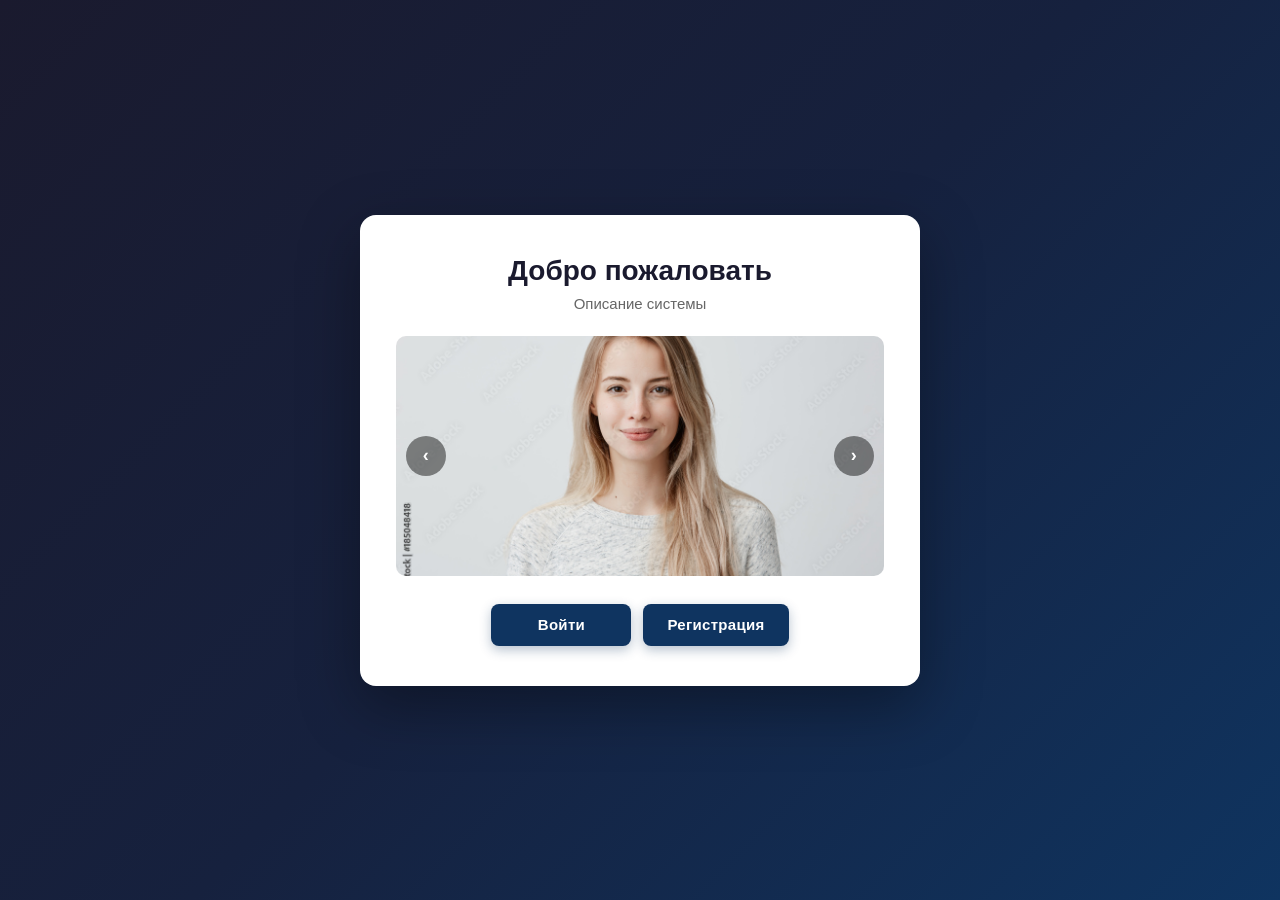
<file: index.html>
<!DOCTYPE html>
<html lang="ru">
<head>
    <meta charset="UTF-8">
    <meta name="viewport" content="width=device-width, initial-scale=1.0">
    <link rel="stylesheet" href="style.css">
    <link rel="stylesheet" href="index.css">
    <title>Главная</title>
</head>
<body>
    <div class="welcome">
        <h1>Добро пожаловать</h1>
        <p>Описание системы</p>

        <div class="slider">
            <img id="slide" src="gimp.jpeg" alt="slide">
            <button class="prev" onclick="changeSlide(-1)">&#8249;</button>
            <button class="next" onclick="changeSlide(1)">&#8250;</button>
        </div>

        <div class="welcome-btns">
            <button onclick="location.href='login.html'">Войти</button>
            <button onclick="location.href='register.html'">Регистрация</button>
        </div>
    </div>

    <script>
        let slides = ['gimp.jpeg', 'gimp1.webp'];
        let current = 0;
        function changeSlide(n) {
            current = current + n;
            if (current >= slides.length) current = 0;
            if (current < 0) current = slides.length - 1;
            document.getElementById('slide').src = slides[current];
        }
        setInterval(() => changeSlide(1), 3000);
    </script>
</body>
</html>
</file>
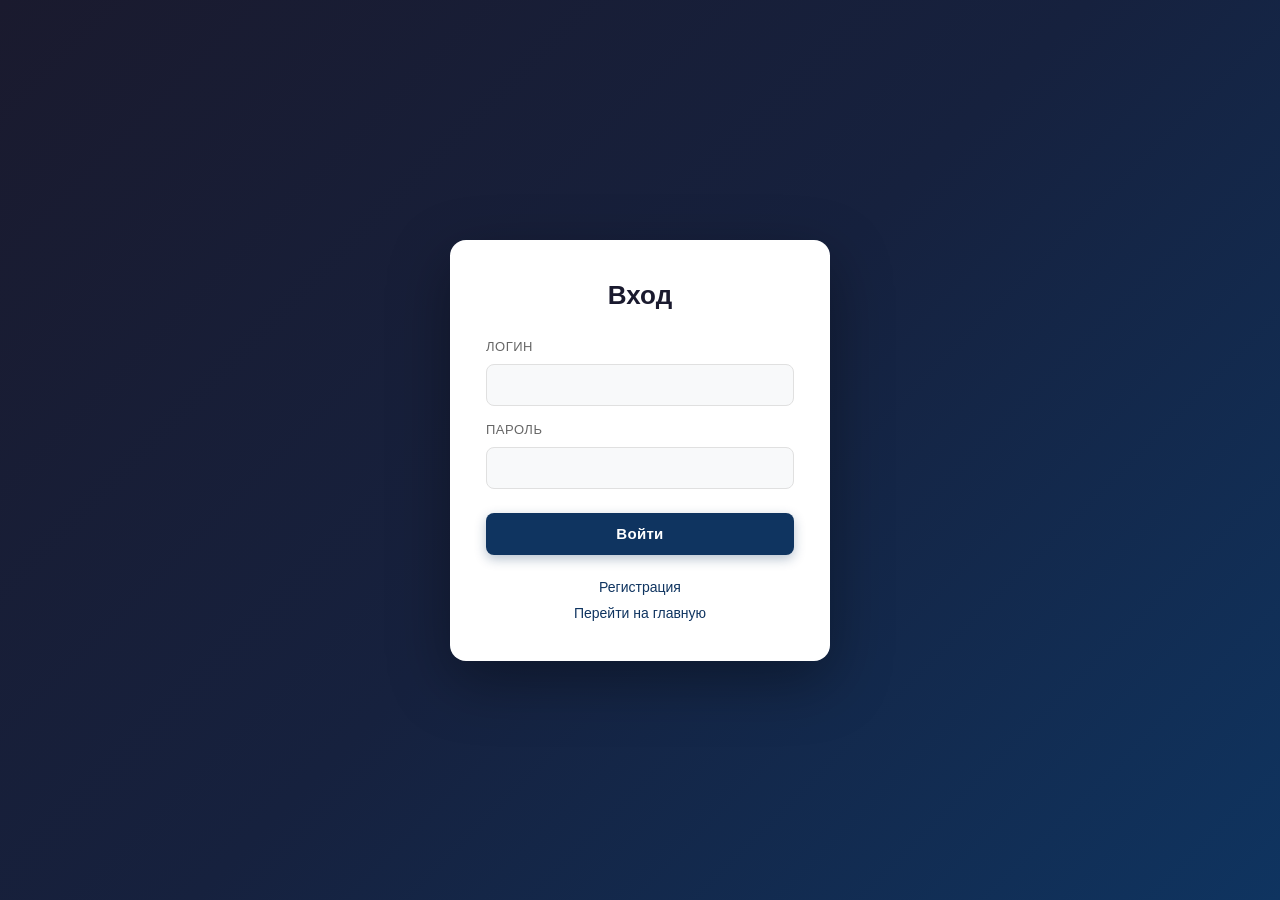
<file: admin.html>
<!DOCTYPE html>
<html lang="ru">
<head>
    <meta charset="UTF-8">
    <meta name="viewport" content="width=device-width, initial-scale=1.0">
    <link rel="stylesheet" href="style.css">
    <title>Админ</title>
</head>
<body>
    <div class="page">
        <h1>Админ-панель</h1>

        <div class="page-actions">
            <button class="btn-red" onclick="logout()">Выйти</button>
        </div>

        <div class="table-wrap">
            <table id="ordersTable">
                <tr>
                    <th>Заказ</th >
                    <th>Пользователь</th>
                    <th>Тип</th>
                    <th>Дата</th>
                    <th>Статус</th>
                </tr>
            </table>
        </div>
    </div>

    <script src="app.js"></script>
    <script>
        const session = checkAuth('admin');
        function logout() { localStorage.removeItem('session'); location.href = 'login.html'; }
        function loadOrders() {
            const orders = load('orders');
            const table = document.getElementById('ordersTable');
            if (!orders.length) { table.innerHTML += '<tr><td colspan="5">Заказов нет</td></tr>'; return; }
            table.innerHTML += orders.map((o, i) => `
                <tr>
                    <td>#${i+1}</td><td>${o.user || '—'}</td><td>${o.type}</td><td>${o.date}</td>
                    <td><select onchange="updateStatus(${i},this.value)">
                        ${['Новый','В работе','Готово'].map(s => `<option${s===o.status?' selected':''}>${s}</option>`).join('')}
                    </select></td>
                </tr>
            `).join('');
        }
        function updateStatus(i, status) {
            const orders = load('orders');
            orders[i].status = status;
            save('orders', orders);
        }
        window.onload = loadOrders;
    </script>
</body>
</html>
</file>
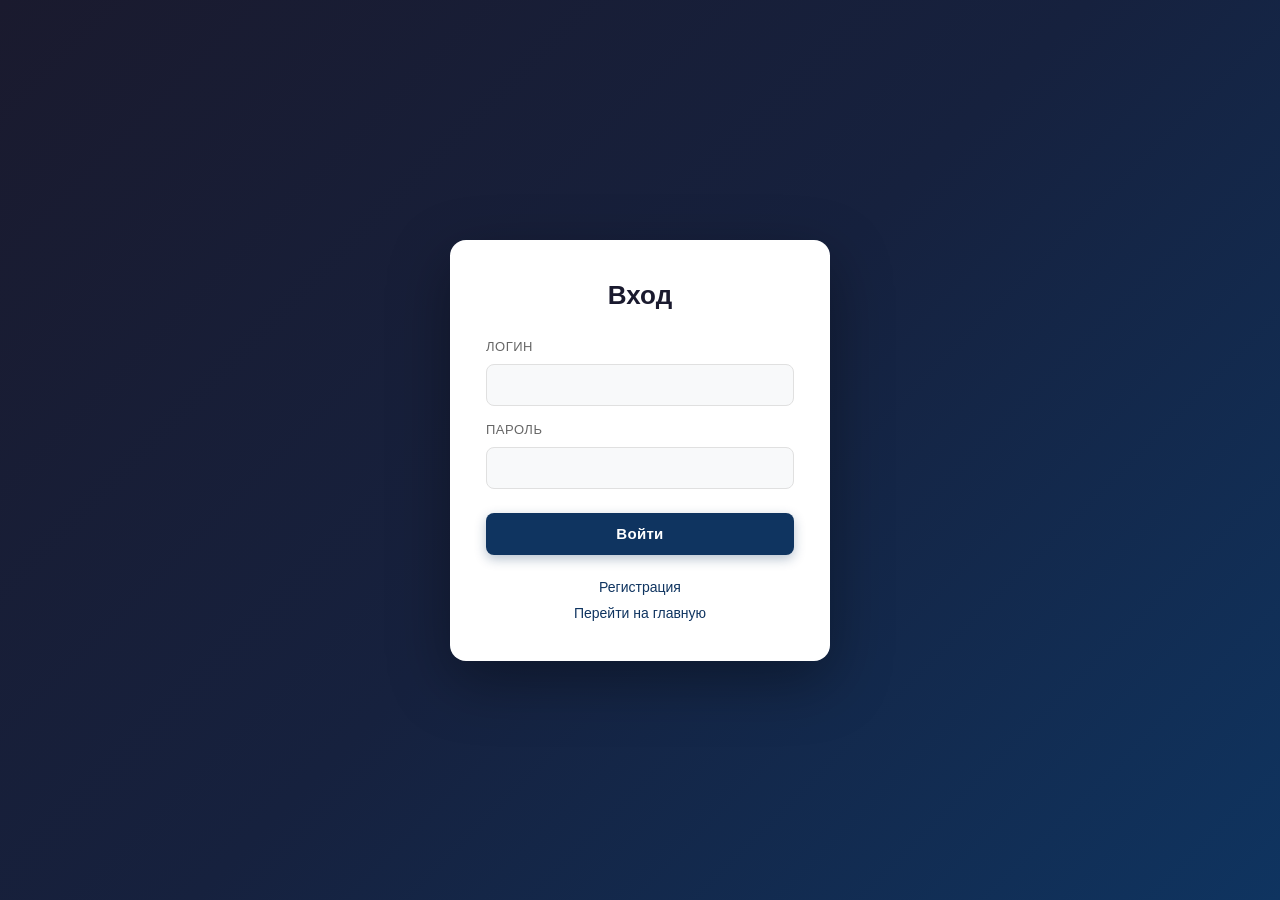
<file: create.html>
<!DOCTYPE html>
<html lang="ru">
<head>
    <meta charset="UTF-8">
    <meta name="viewport" content="width=device-width, initial-scale=1.0">
    <link rel="stylesheet" href="style.css">
    <title>Создать заказ</title>
</head>
<body>
    <div class="page" style="max-width: 480px;">
        <h1>Новый заказ</h1>
        <form onsubmit="createOrder(event)">
            <label>Тип</label>
            <select id="type">
                <option>Тип 1</option>
                <option>Тип 2</option>
                <option>Тип 3</option>
            </select>

            <label>Дата</label>
            <input id="date" type="date" required>

            <label>Телефон</label>
            <input id="phone" type="tel" placeholder="+7 (999) 123-45-67" required
                pattern="(\+7|8)[\s\-]?\(?\d{3}\)?[\s\-]?\d{3}[\s\-]?\d{2}[\s\-]?\d{2}">

            <label>Оплата</label>
            <select id="payment">
                <option>Наличные</option>
                <option>Перевод</option>
            </select>

            <div class="page-actions" style="margin-top: 8px;">
                <button type="submit">Отправить</button>
                <button type="button" class="btn-gray" onclick="location.href='orders.html'">Назад</button>
            </div>
        </form>
    </div>

    <script src="app.js"></script>
    <script>
        const session = checkAuth();
        function createOrder(e) {
            e.preventDefault();
            const type = g('type'), date = g('date'), phone = g('phone'), payment = g('payment');
            const orders = load('orders');
            orders.push({ id: Date.now(), user: session.login, type, date, phone, payment, status: 'Новый' });
            save('orders', orders);
            location.href = 'orders.html';
        }
    </script>
</body>
</html>
</file>
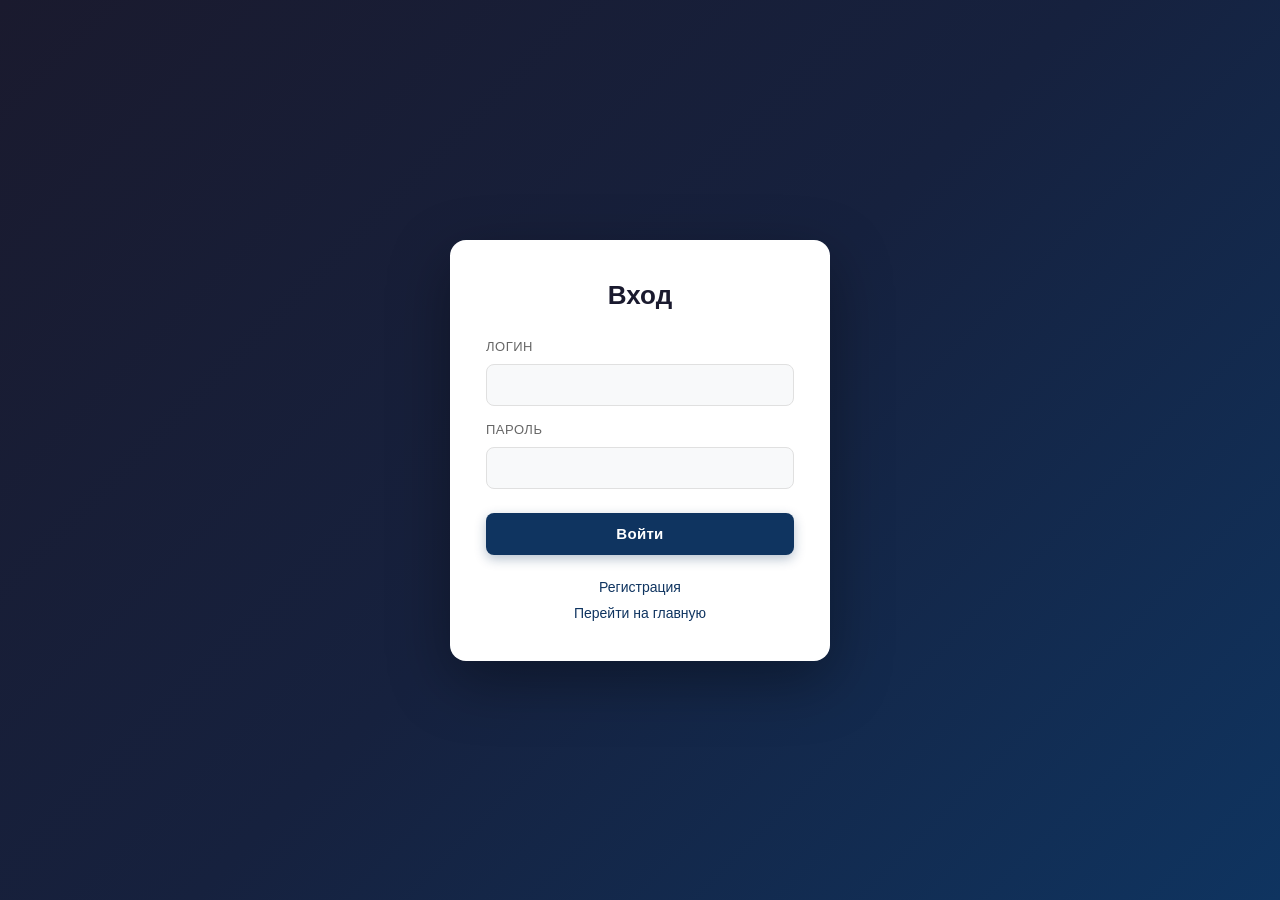
<file: login.html>
<!DOCTYPE html>
<html lang="ru">
<head>
    <meta charset="UTF-8">
    <meta name="viewport" content="width=device-width, initial-scale=1.0">
    <link rel="stylesheet" href="style.css">
    <title>Вход</title>
</head>
<body>
    <div class="card">
        <h1>Вход</h1>
        <form onsubmit="check(event)">
            <p>Логин</p>
            <input type="text" id="login" required>

            <p>Пароль</p>
            <input type="password" id="pass" required>

            <p id="error" style="color:#e94560; display:none;"></p>

            <button type="submit">Войти</button>
        </form>
        <div class="links">
            <a href="register.html">Регистрация</a>
            <a href="index.html">Перейти на главную</a>
        </div>
    </div>

    <script src="app.js"></script>
    <script>
        function check(e) {
            e.preventDefault();
            const login = g('login'), pass = g('pass');
            if (login === 'admin' && pass === 'admin') {
                save('session', { loggedIn: true, role: 'admin', login: 'admin' });
                return location.href = 'admin.html';
            }
            const user = load('users').find(u => u.login === login && u.pass === pass);
            if (user) { save('session', { loggedIn: true, role: 'user', login: user.login }); location.href = 'orders.html'; }
            else err('Неверный логин или пароль');
        }
    </script>
</body>
</html>
</file>
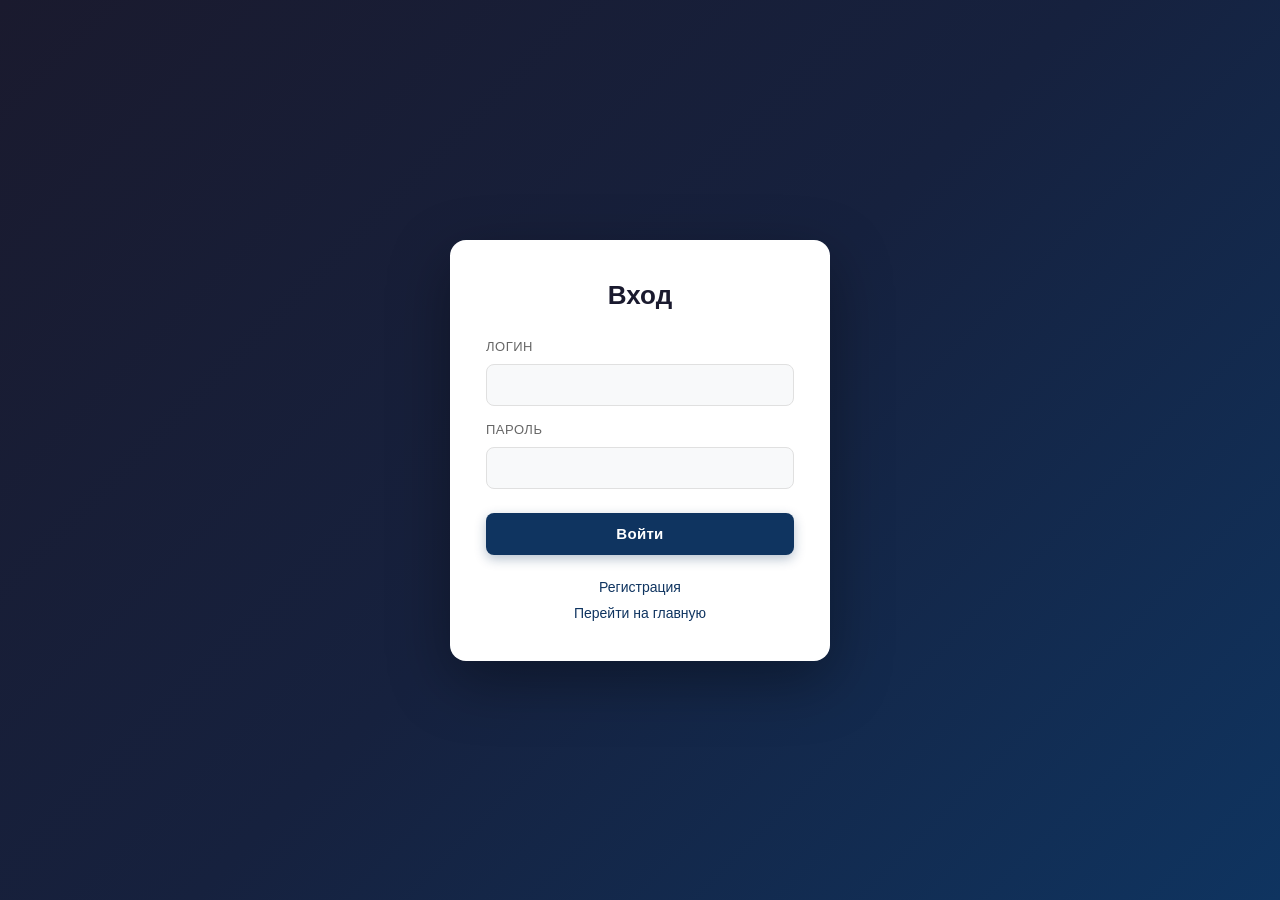
<file: orders.html>
<!DOCTYPE html>
<html lang="ru">
<head>
    <meta charset="UTF-8">
    <meta name="viewport" content="width=device-width, initial-scale=1.0">
    <link rel="stylesheet" href="style.css">
    <title>Заказы</title>
</head>
<body>
    <div class="page">
        <h1>Мои заказы</h1>

        <div class="page-actions">
            <button onclick="location.href='create.html'">Создать заказ</button>
            <button class="btn-red" onclick="logout()">Выйти</button>
        </div>

        <div id="ordersContainer">
            <!-- Заказы будут загружены сюда -->
        </div>
    </div>

    <script src="app.js"></script>
    <script>
        const session = checkAuth();
        function logout() { localStorage.removeItem('session'); location.href = 'login.html'; }
        function loadOrders() {
            const orders = load('orders');
            const container = document.getElementById('ordersContainer');
            if (!orders.length) { container.innerHTML = '<p>Заказов нет</p>'; return; }
            container.innerHTML = orders.map(o => `
                <div class="order">
                    <p><b>Заказ #${o.id}</b></p>
                    <p>Тип: ${o.type} | Дата: ${o.date}</p>
                    ${o.phone ? `<p>Телефон: ${o.phone}</p>` : ''}
                    <p>Оплата: ${o.payment} | Статус: ${o.status}</p>
                </div>
            `).join('');
        }
        window.onload = loadOrders;
    </script>
</body>
</html>
</file>
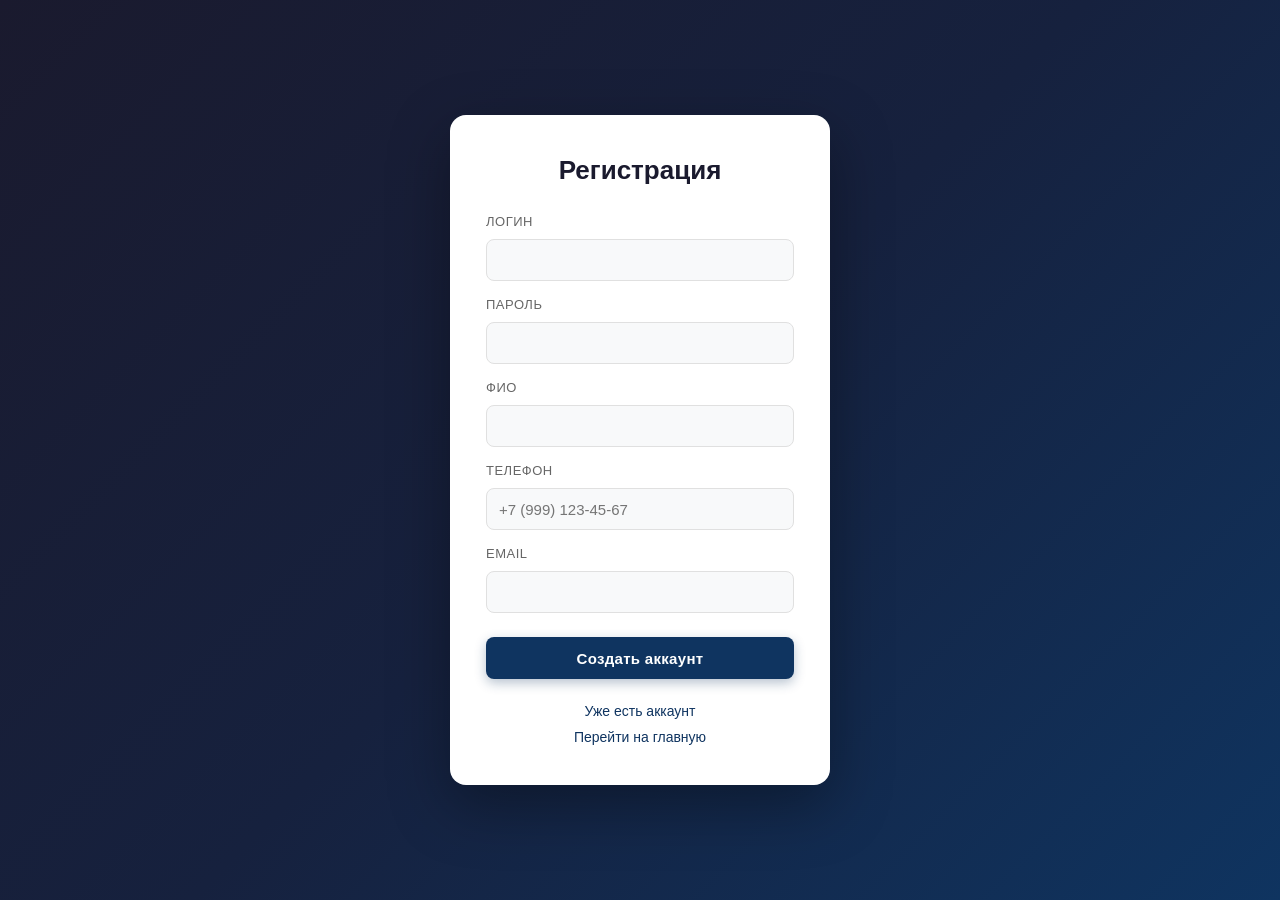
<file: register.html>
<!DOCTYPE html>
<html lang="ru">
<head>
    <meta charset="UTF-8">
    <meta name="viewport" content="width=device-width, initial-scale=1.0">
    <link rel="stylesheet" href="style.css">
    <title>Регистрация</title>
</head>
<body>
    <div class="card">
        <h1>Регистрация</h1>
        <form onsubmit="register(event)">
            <p>Логин</p>
            <input type="text" id="login" required>

            <p>Пароль</p>
            <input type="password" id="pass" required minlength="6">

            <p>ФИО</p>
            <input type="text" id="name" required>

            <p>Телефон</p>
            <input type="tel" id="phone" placeholder="+7 (999) 123-45-67" required
                pattern="(\+7|8)[\s\-]?\(?\d{3}\)?[\s\-]?\d{3}[\s\-]?\d{2}[\s\-]?\d{2}">

            <p>Email</p>
            <input type="email" id="email" required>

            <p id="error" style="color:#e94560; display:none;"></p>

            <button type="submit">Создать аккаунт</button>
        </form>
        <div class="links">
            <a href="login.html">Уже есть аккаунт</a>
            <a href="index.html">Перейти на главную</a>
        </div>
    </div>

    <script src="app.js"></script>
    <script>
        function register(e) {
            e.preventDefault();
            const login = g('login'), pass = g('pass'), name = g('name'), phone = g('phone'), email = g('email');
            const users = load('users');
            if (users.find(u => u.login === login)) return err('Логин уже занят');
            users.push({ login, pass, name, phone, email });
            save('users', users);
            location.href = 'login.html';
        }
    </script>
</body>
</html>
</file>
<file: style.css>
* {
    padding: 0;
    margin: 0;
    box-sizing: border-box;
}

body {
    min-height: 100vh;
    background: linear-gradient(135deg, #1a1a2e 0%, #16213e 50%, #0f3460 100%);
    display: flex;
    flex-direction: column;
    align-items: center;
    justify-content: center;
    padding: 30px 16px;
    font-family: -apple-system, BlinkMacSystemFont, 'Segoe UI', sans-serif;
    color: #1a1a2e;
}

/* Широкий контейнер для внутренних страниц */
.page {
    background: #fff;
    border-radius: 16px;
    padding: 36px 32px;
    width: 100%;
    max-width: 700px;
    box-shadow: 0 20px 60px rgba(0, 0, 0, 0.35);
}

.page h1 {
    font-size: 24px;
    font-weight: 700;
    color: #1a1a2e;
    margin-bottom: 24px;
}

/* Панель кнопок вверху страницы */
.page-actions {
    display: flex;
    gap: 10px;
    flex-wrap: wrap;
    margin-bottom: 24px;
}

input, select {
    width: 100%;
    height: 42px;
    margin: 6px 0 16px;
    font-size: 15px;
    padding: 0 12px;
    border: 1.5px solid #e0e0e0;
    border-radius: 8px;
    background: #f8f9fa;
    transition: border-color 0.2s, background 0.2s;
    color: #1a1a2e;
}

input:focus, select:focus {
    outline: none;
    border-color: #0f3460;
    background: #fff;
}

label {
    display: block;
    font-size: 13px;
    color: #666;
    font-weight: 500;
    text-transform: uppercase;
    letter-spacing: 0.5px;
    margin-bottom: 2px;
}

button {
    height: 42px;
    padding: 0 24px;
    background: #0f3460;
    color: white;
    border: none;
    font-size: 15px;
    font-weight: 600;
    border-radius: 8px;
    box-shadow: 0 4px 12px rgba(15, 52, 96, 0.3);
    cursor: pointer;
    transition: background 0.2s, transform 0.1s, box-shadow 0.2s;
    letter-spacing: 0.3px;
}

button:hover {
    background: #16213e;
    transform: translateY(-1px);
    box-shadow: 0 6px 18px rgba(15, 52, 96, 0.4);
}

button:active {
    transform: translateY(0);
}

.btn-red {
    background: #c0392b;
    box-shadow: 0 4px 12px rgba(192, 57, 43, 0.3);
}

.btn-red:hover {
    background: #a93226;
    box-shadow: 0 6px 18px rgba(192, 57, 43, 0.4);
}

.btn-gray {
    background: #7f8c8d;
    box-shadow: 0 4px 12px rgba(127, 140, 141, 0.3);
}

.btn-gray:hover {
    background: #6c7a7b;
}

/* Карточка заказа */
.order {
    border: 1.5px solid #e8ecf0;
    padding: 18px 20px;
    margin: 12px 0;
    border-radius: 10px;
    background: #f8f9fa;
    transition: box-shadow 0.2s;
}

.order:hover {
    box-shadow: 0 4px 14px rgba(0, 0, 0, 0.08);
}

.order p {
    font-size: 14px;
    color: #444;
    padding: 3px 0;
}

.order p b {
    color: #0f3460;
}

/* Таблица */
.table-wrap {
    width: 100%;
    overflow-x: auto;
    margin: 8px 0;
    border-radius: 8px;
}

table {
    width: 100%;
    border-collapse: collapse;
    min-width: 480px;
}

td, th {
    padding: 11px 14px;
    border: 1px solid #e0e0e0;
    font-size: 14px;
    text-align: left;
}

th {
    background: #0f3460;
    color: #fff;
    font-weight: 600;
    font-size: 13px;
    text-transform: uppercase;
    letter-spacing: 0.4px;
}

tr:nth-child(even) td {
    background: #f5f7fa;
}

td select {
    margin: 0;
    height: 34px;
    font-size: 13px;
    width: auto;
    min-width: 110px;
}

/* Ссылки внизу формы */
.links {
    display: flex;
    flex-direction: column;
    gap: 10px;
    align-items: center;
    margin-top: 4px;
}

.links a {
    color: #0f3460;
    font-size: 14px;
    text-decoration: none;
    transition: color 0.2s;
}

.links a:hover {
    color: #e94560;
    text-decoration: underline;
}

/* Карточка входа/регистрации */
.card {
    background: #fff;
    border-radius: 16px;
    padding: 40px 36px;
    width: 100%;
    max-width: 380px;
    box-shadow: 0 20px 60px rgba(0, 0, 0, 0.35);
}

.card h1 {
    font-size: 26px;
    color: #1a1a2e;
    margin-bottom: 28px;
    text-align: center;
    font-weight: 700;
}

.card p {
    font-size: 13px;
    color: #666;
    margin-bottom: 4px;
    font-weight: 500;
    text-transform: uppercase;
    letter-spacing: 0.5px;
}

.card input { margin-bottom: 16px; }
.card button { width: 100%; margin: 8px 0 20px; }

/* Адаптив */
@media (max-width: 600px) {
    body {
        padding: 16px 10px;
    }

    .page {
        padding: 24px 16px;
        border-radius: 12px;
    }

    .page h1 {
        font-size: 20px;
        margin-bottom: 18px;
    }

    .page-actions {
        flex-direction: column;
    }

    .page-actions button { width: 100%; }
    button { width: 100%; }
}

@media (max-width: 480px) {
    .card { padding: 28px 20px; border-radius: 12px; }
    .card h1 { font-size: 22px; margin-bottom: 20px; }
}
</file>
<file: index.css>
.welcome {
    background: #fff;
    border-radius: 16px;
    padding: 40px 36px;
    width: 100%;
    max-width: 560px;
    box-shadow: 0 20px 60px rgba(0, 0, 0, 0.35);
    text-align: center;
}

.welcome h1 {
    font-size: 28px;
    font-weight: 700;
    color: #1a1a2e;
    margin-bottom: 8px;
}

.welcome > p {
    color: #666;
    font-size: 15px;
    margin-bottom: 24px;
}

.slider {
    position: relative;
    width: 100%;
    height: 240px;
    margin: 0 0 28px;
    border-radius: 10px;
    overflow: hidden;
}

.slider img {
    width: 100%;
    height: 100%;
    object-fit: cover;
}

.prev, .next {
    position: absolute;
    top: 50%;
    transform: translateY(-50%);
    width: 40px !important;
    height: 40px !important;
    padding: 0 !important;
    background: rgba(0, 0, 0, 0.45) !important;
    color: white;
    border: none;
    font-size: 18px;
    cursor: pointer;
    border-radius: 50% !important;
    box-shadow: none !important;
    display: flex;
    align-items: center;
    justify-content: center;
}

.prev:hover, .next:hover {
    background: rgba(0, 0, 0, 0.7) !important;
    transform: translateY(-50%) !important;
}

.prev { left: 10px; }
.next { right: 10px; }

.welcome-btns {
    display: flex;
    gap: 12px;
    justify-content: center;
    flex-wrap: wrap;
}

.welcome-btns button {
    width: auto;
    min-width: 140px;
}

@media (max-width: 480px) {
    .welcome {
        padding: 28px 16px;
        border-radius: 12px;
    }

    .welcome h1 {
        font-size: 22px;
    }

    .slider {
        height: 180px;
    }

    .welcome-btns button {
        width: 100%;
    }
}
</file>
